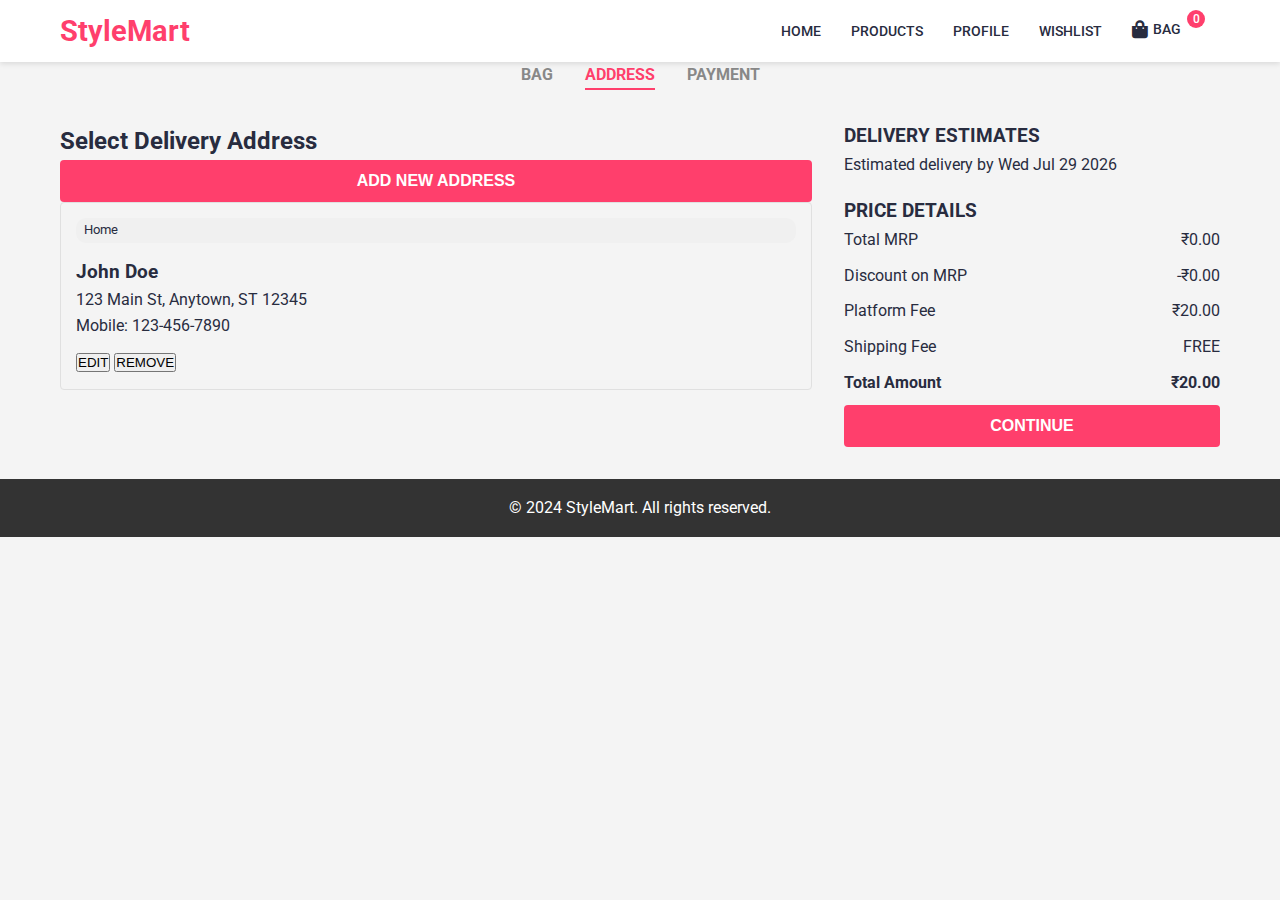
<file: E-Com/address.html>
<!DOCTYPE html>
<html lang="en">
<head>
    <meta charset="UTF-8">
    <meta name="viewport" content="width=device-width, initial-scale=1.0">
    <title>Select Address - StyleMart</title>
    <link rel="stylesheet" href="styles.css">
    <link rel="stylesheet" href="address.css">
    <link rel="stylesheet" href="https://cdnjs.cloudflare.com/ajax/libs/font-awesome/5.15.3/css/all.min.css">
</head>
<body>
    <header>
        <div class="container">
            <h1><a href="index.html">StyleMart</a></h1>
            <nav>
                <ul>
                    <li><a href="index.html">HOME</a></li>
                    <li><a href="index.html#products">PRODUCTS</a></li>
                    <li><a href="profile.html">PROFILE</a></li>
                    <li><a href="wishlist.html">WISHLIST</a></li>
                    <li>
                        <a href="cart.html" class="cart-icon">
                            <i class="fas fa-shopping-bag"></i>
                            BAG
                            <span id="cart-count">0</span>
                        </a>
                    </li>
                </ul>
            </nav>
        </div>
    </header>

    <main class="container">
        <div class="progress-bar">
            <span>BAG</span>
            <span class="active">ADDRESS</span>
            <span>PAYMENT</span>
        </div>
        <div class="address-container">
            <div class="address-list">
                <h2>Select Delivery Address</h2>
                <button id="add-new-address" class="btn-primary">ADD NEW ADDRESS</button>
                <div id="address-list">
                    <!-- Addresses will be dynamically added here -->
                </div>
            </div>
            <div class="order-summary">
                <h3>DELIVERY ESTIMATES</h3>
                <div class="delivery-estimate">
                    <p>Estimated delivery by <span id="delivery-date"></span></p>
                </div>
                <h3>PRICE DETAILS</h3>
                <div id="price-breakdown">
                    <div><span>Total MRP</span><span id="total-mrp">₹0.00</span></div>
                    <div><span>Discount on MRP</span><span id="discount-mrp">-₹0.00</span></div>
                    <div><span>Platform Fee</span><span id="platform-fee">₹20.00</span></div>
                    <div><span>Shipping Fee</span><span>FREE</span></div>
                    <div><strong>Total Amount</strong><strong id="total-amount">₹20.00</strong></div>
                </div>
                <button id="continue-to-payment" class="btn-primary">CONTINUE</button>
            </div>
        </div>
    </main>

    <footer>
        <div class="container">
            <p>&copy; 2024 StyleMart. All rights reserved.</p>
        </div>
    </footer>

    <div id="address-modal" class="modal">
        <div class="modal-content">
            <div class="modal-header">
                <h2>ADD NEW ADDRESS</h2>
                <span class="close">&times;</span>
            </div>
            <form id="new-address-form">
                <h3>CONTACT DETAILS</h3>
                <input type="text" id="new-name" placeholder="Name*" required>
                <input type="tel" id="new-phone" placeholder="Mobile No*" required>

                <h3>ADDRESS</h3>
                <input type="text" id="new-pincode" placeholder="Pin Code*" required>
                <textarea id="new-address" placeholder="Address (House No, Building, Street, Area)*" required></textarea>
                <input type="text" id="new-locality" placeholder="Locality / Town*" required>
                <div class="city-state">
                    <input type="text" id="new-city" placeholder="City / District*" required>
                    <input type="text" id="new-state" placeholder="State*" required>
                </div>

                <h3>SAVE ADDRESS AS</h3>
                <div class="address-type">
                    <button type="button" class="address-type-btn active" data-type="Home">Home</button>
                    <button type="button" class="address-type-btn" data-type="Work">Work</button>
                </div>

                <button type="submit" class="btn-primary">ADD ADDRESS</button>
            </form>
        </div>
    </div>

    <script src="script.js"></script>
    <script src="products.js"></script>
</body>
</html>
</file>
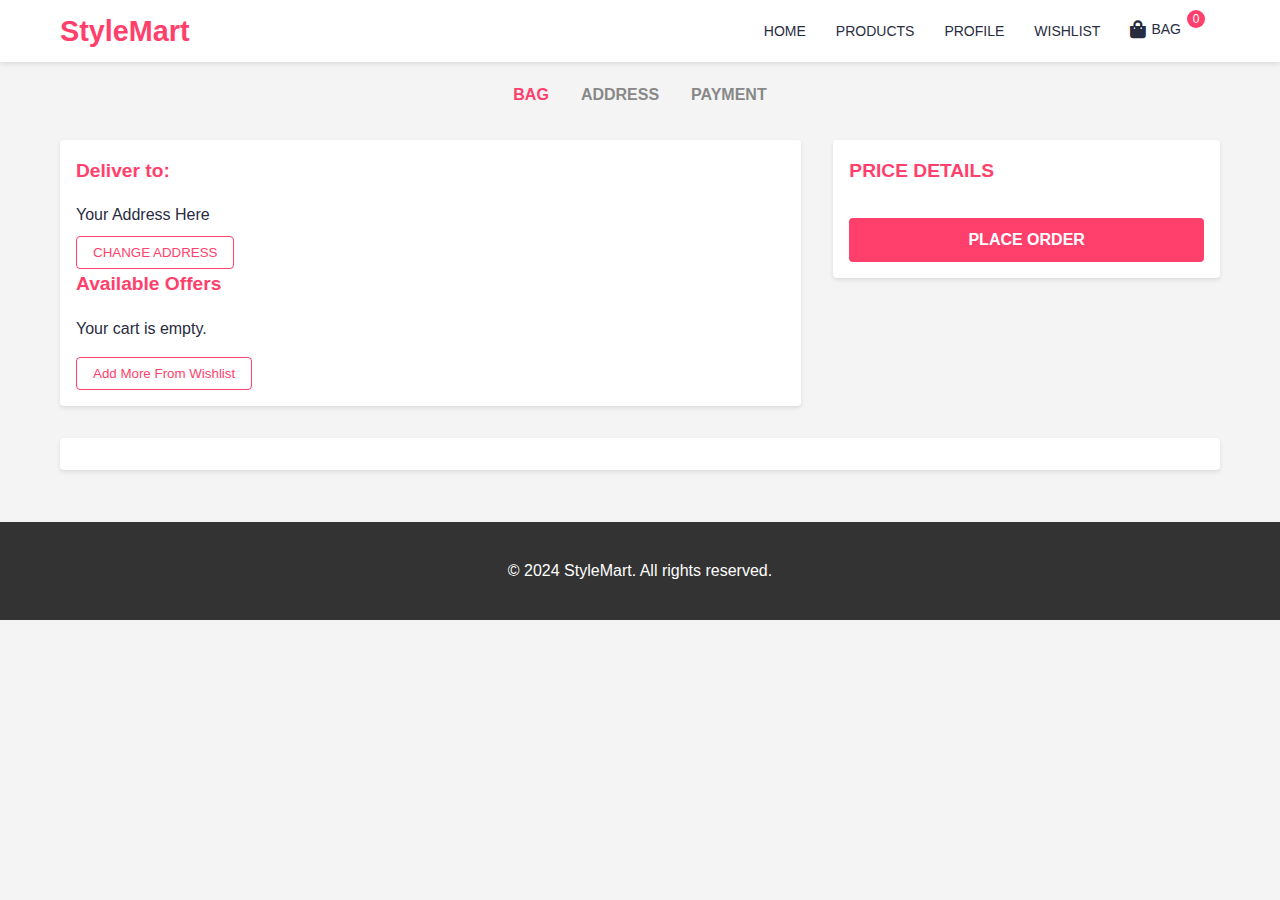
<file: E-Com/cart.html>
<!DOCTYPE html>
<html lang="en">
<head>
    <meta charset="UTF-8">
    <meta name="viewport" content="width=device-width, initial-scale=1.0">
    <title>Cart - StyleMart</title>
    <link rel="stylesheet" href="styles.css">
    <link rel="stylesheet" href="cart.css">
    <link rel="stylesheet" href="https://cdnjs.cloudflare.com/ajax/libs/font-awesome/5.15.3/css/all.min.css">
</head>
<body>
    <header>
        <div class="container">
            <h1><a href="index.html">StyleMart</a></h1>
            <nav>
                <ul>
                    <li><a href="index.html">HOME</a></li>
                    <li><a href="index.html#products">PRODUCTS</a></li>
                    <li><a href="profile.html">PROFILE</a></li>
                    <li><a href="wishlist.html">WISHLIST</a></li>
                    <li>
                        <a href="cart.html" class="cart-icon">
                            <i class="fas fa-shopping-bag"></i>
                            BAG
                            <span id="cart-count">0</span>
                        </a>
                    </li>
                </ul>
            </nav>
        </div>
    </header>
    <main class="container">
        <div class="progress-bar">
            <span class="active">BAG</span>
            <span>ADDRESS</span>
            <span>PAYMENT</span>
        </div>

        <section class="cart-section">
            <div class="cart-details">
                <h2>Deliver to:</h2>
                <p id="delivery-address">Your Address Here</p>
                <button id="change-address">CHANGE ADDRESS</button>

                <h2>Available Offers</h2>
                <ul id="available-offers">
                    <!-- Offers will be dynamically added here -->
                </ul>

                <div id="cart-items">
                    <!-- Cart items will be dynamically added here -->
                </div>

                <button id="add-from-wishlist">Add More From Wishlist</button>
            </div>

            <div class="price-summary">
                <h2>PRICE DETAILS</h2>
                <div id="price-breakdown">
                    <!-- Price breakdown will be dynamically added here -->
                </div>
                <button id="place-order">PLACE ORDER</button>
            </div>
        </section>

        <!-- Add this just before the closing </main> tag in cart.html -->
<section class="recommendations">
    <!-- Recommended products will be dynamically added here -->
</section>

    </main>

    <footer>
        <div class="container">
            <p>&copy; 2024 StyleMart. All rights reserved.</p>
        </div>
    </footer>

    <div id="notification" class="notification"></div>

    <script src="products.js"></script>
    <script src="script.js"></script>
</body>
</html>
</file>
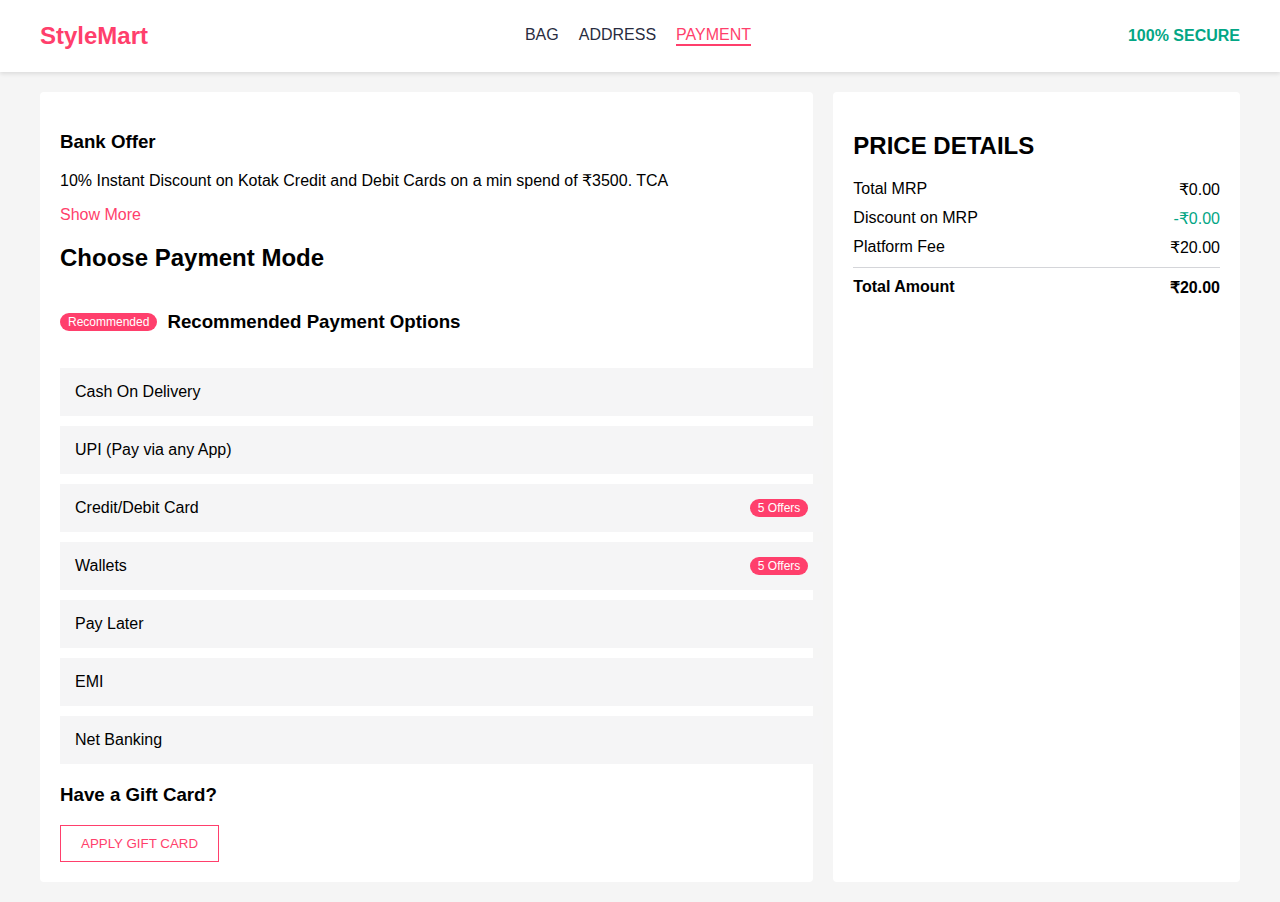
<file: E-Com/payment.html>
<!DOCTYPE html>
<html lang="en">
<head>
    <meta charset="UTF-8">
    <meta name="viewport" content="width=device-width, initial-scale=1.0">
    <title>Payment - StyleMart</title>
    <link rel="stylesheet" href="payment.css">
</head>
<body>
    <header>
        <nav>
            <div class="logo">StyleMart</div>
            <ul class="progress-bar">
                <li>BAG</li>
                <li>ADDRESS</li>
                <li class="active">PAYMENT</li>
            </ul>
            <div class="secure-badge">100% SECURE</div>
        </nav>
    </header>
    
    <main>
        <div class="payment-container">
            <div class="payment-options">
                <div class="bank-offer">
                    <h3>Bank Offer</h3>
                    <p>10% Instant Discount on Kotak Credit and Debit Cards on a min spend of ₹3500. TCA</p>
                    <a href="#" class="show-more">Show More</a>
                </div>
                
                <h2>Choose Payment Mode</h2>
                
                <div class="recommended">
                    <span class="recommended-label">Recommended</span>
                    <h3>Recommended Payment Options</h3>
                </div>
                
                <ul class="payment-methods">
                    <li class="payment-method">Cash On Delivery</li>
                    <li class="payment-method">UPI (Pay via any App)</li>
                    <li class="payment-method">Credit/Debit Card <span class="offer-tag">5 Offers</span></li>
                    <li class="payment-method">Wallets <span class="offer-tag">5 Offers</span></li>
                    <li class="payment-method">Pay Later</li>
                    <li class="payment-method">EMI</li>
                    <li class="payment-method">Net Banking</li>
                </ul>
                
                <div class="gift-card">
                    <h3>Have a Gift Card?</h3>
                    <button id="apply-gift-card">APPLY GIFT CARD</button>
                </div>
            </div>
            
            <div class="price-summary">
                <h2>PRICE DETAILS</h2>
                <div class="price-row">
                    <span>Total MRP</span>
                    <span id="total-mrp">₹0.00</span>
                </div>
                <div class="price-row">
                    <span>Discount on MRP</span>
                    <span id="discount-mrp" class="discount">-₹0.00</span>
                </div>
                <div class="price-row">
                    <span>Platform Fee</span>
                    <span id="platform-fee">₹0.00</span>
                </div>
                <div class="price-row total">
                    <span>Total Amount</span>
                    <span id="total-amount">₹0.00</span>
                </div>
            </div>
        </div>

        <!-- Payment Forms -->
        <div id="cash-on-delivery-form" class="payment-form" style="display:none;">
            <h3>Cash On Delivery</h3>
            <p>You will pay ₹404 in cash at the time of delivery.</p>
            <button onclick="confirmPayment('Cash On Delivery')">Place Order</button>
        </div>

        <div id="upi-form" class="payment-form" style="display:none;">
            <h3>UPI Payment</h3>
            <input type="text" placeholder="Enter UPI ID">
            <button onclick="confirmPayment('UPI')">Pay ₹404</button>
        </div>

        <div id="credit-debit-card-form" class="payment-form" style="display:none;">
            <h3>Credit/Debit Card Payment</h3>
            <input type="text" placeholder="Card Number">
            <input type="text" placeholder="MM/YY">
            <input type="text" placeholder="CVV">
            <button onclick="confirmPayment('Credit/Debit Card')">Pay ₹404</button>
        </div>
    </main>

    <div id="orderConfirmation" class="modal">
        <div class="modal-content">
            <h2>Order Placed Successfully!</h2>
            <p>Thank you for your purchase.</p>
            <button id="continueToHome">Continue Shopping</button>
        </div>
    </div>
    
    <script>
        console.log('Cart Details from localStorage:', JSON.parse(localStorage.getItem('cartDetails')));
    </script>
    
    <script src="payment.js"></script>
</body>
</html>
</file>
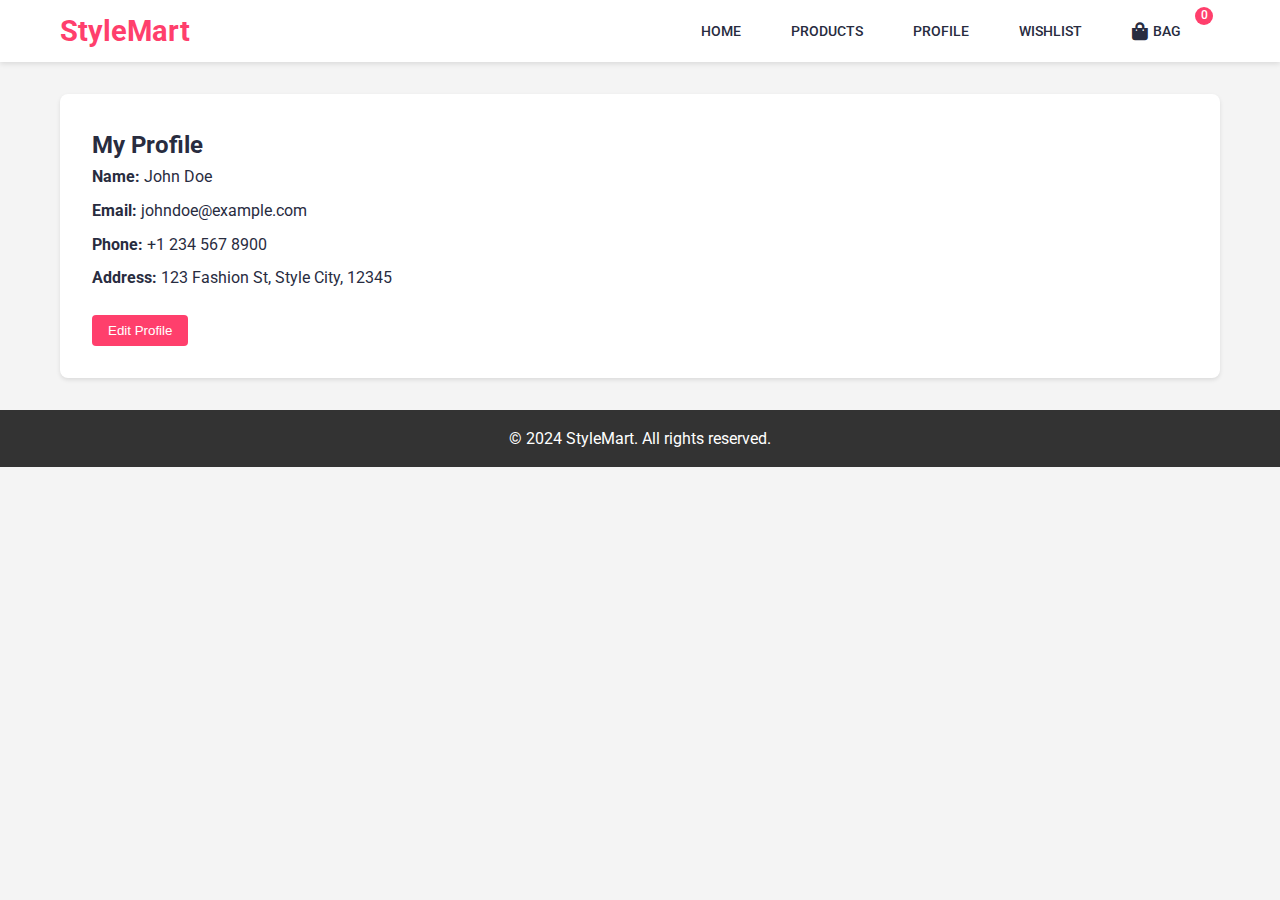
<file: E-Com/profile.html>
<!DOCTYPE html>
<html lang="en">
    <head>
        <meta charset="UTF-8">
        <meta name="viewport" content="width=device-width, initial-scale=1.0">
        <title>Profile - StyleMart</title>
        <link rel="stylesheet" href="styles.css">
        <link rel="stylesheet" href="profile.css">
        <link rel="stylesheet" href="https://cdnjs.cloudflare.com/ajax/libs/font-awesome/5.15.3/css/all.min.css">
    </head>
    
<body>
    <header>
        <div class="container">
            <h1><a href="index.html">StyleMart</a></h1>
            <nav>
                <ul>
                    <li><a href="index.html">HOME</a></li>
                    <li><a href="index.html#products">PRODUCTS</a></li>
                    <li><a href="profile.html">PROFILE</a></li>
                    <li><a href="wishlist.html">WISHLIST</a></li>
                    <li>
                        <a href="cart.html" class="cart-icon">
                            <i class="fas fa-shopping-bag"></i>
                            <span>BAG</span>
                            <span id="cart-count">0</span>
                        </a>
                    </li>
                    
                </ul>
            </nav>
        </div>
    </header>

    <main class="container">
        <section class="profile-section">
            <h2>My Profile</h2>
            <div id="profile-info">
                <!-- Profile information will be dynamically added here -->
            </div>
            <button id="edit-profile-btn">Edit Profile</button>
        </section>

        <section id="edit-profile-form" style="display: none;">
            <h2>Edit Profile</h2>
            <form id="profile-form">
                <input type="text" id="name" name="name" placeholder="Full Name" required>
                <input type="email" id="email" name="email" placeholder="Email" required>
                <input type="tel" id="phone" name="phone" placeholder="Phone Number">
                <input type="text" id="address" name="address" placeholder="Address">
                <button type="submit">Save Changes</button>
                <button type="button" id="cancel-edit">Cancel</button>
            </form>
        </section>
    </main>

    <footer>
        <div class="container">
            <p>&copy; 2024 StyleMart. All rights reserved.</p>
        </div>
    </footer>

    <div id="notification" class="notification"></div>

    <script src="products.js"></script>
    <script src="script.js"></script>
</body>
</html>
</file>
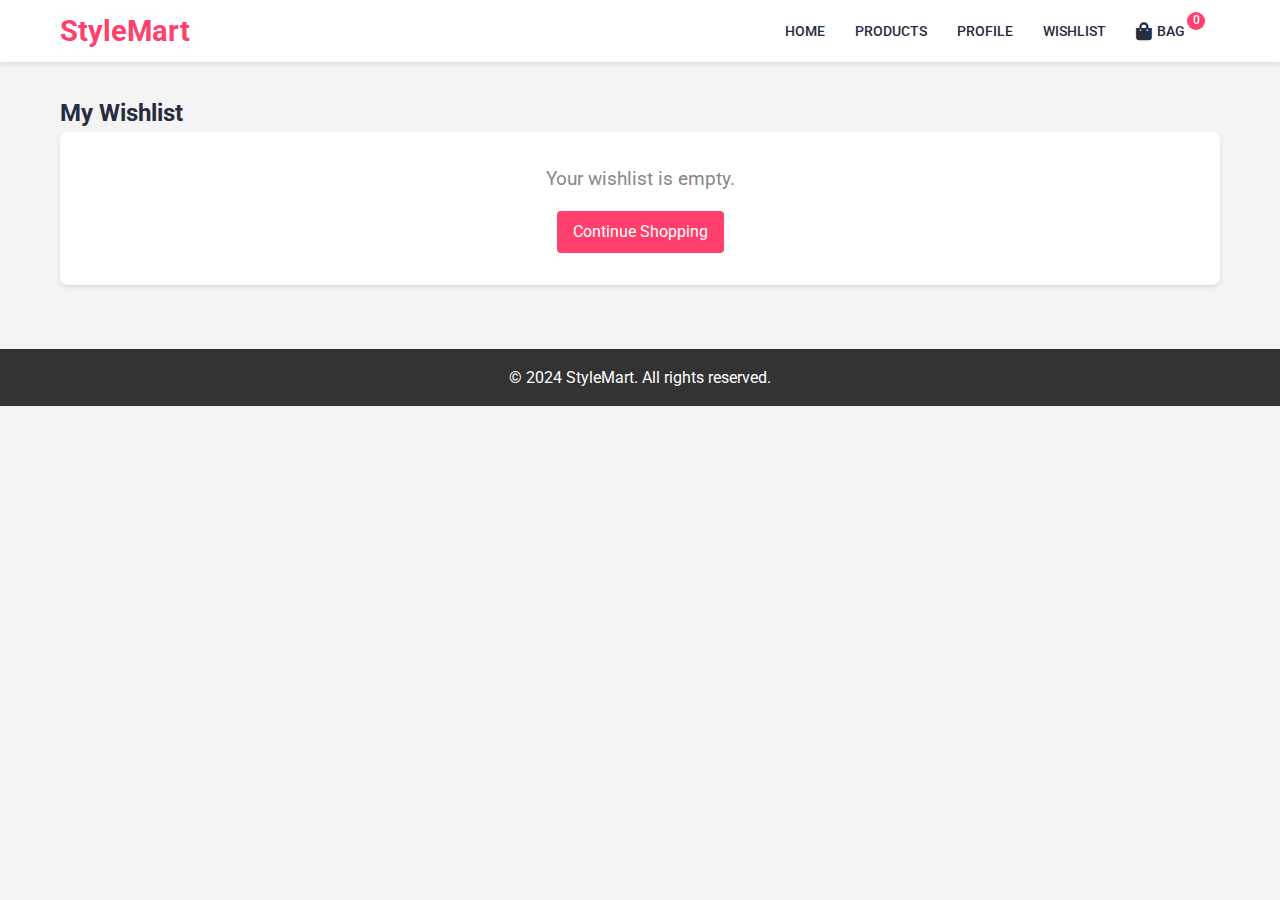
<file: E-Com/wishlist.html>
<!DOCTYPE html>
<html lang="en">
<head>
    <meta charset="UTF-8">
    <meta name="viewport" content="width=device-width, initial-scale=1.0">
    <title>Wishlist - StyleMart</title>
    <link rel="stylesheet" href="wishlist.css">
    <link rel="stylesheet" href="https://cdnjs.cloudflare.com/ajax/libs/font-awesome/5.15.3/css/all.min.css">
</head>
<body>
    <header>
        <div class="container">
            <h1><a href="index.html">StyleMart</a></h1>
            <nav>
                <ul>
                    <li><a href="index.html">HOME</a></li>
                    <li><a href="index.html#products">PRODUCTS</a></li>
                    <li><a href="profile.html">PROFILE</a></li>
                    <li><a href="wishlist.html">WISHLIST</a></li>
                    <li>
                        <a href="cart.html" class="cart-icon">
                            <i class="fas fa-shopping-bag"></i>
                            BAG
                            <span id="cart-count">0</span>
                        </a>
                    </li>
                </ul>
            </nav>
        </div>
    </header>

    <main class="container">
        <section class="wishlist-section">
            <h2>My Wishlist</h2>
            <div id="wishlist-items">
                <!-- Wishlist items will be dynamically added here -->
            </div>
        </section>
    </main>

    <footer>
        <div class="container">
            <p>&copy; 2024 StyleMart. All rights reserved.</p>
        </div>
    </footer>

    <div id="notification" class="notification"></div>

    <script src="products.js"></script>
    <script src="script.js"></script>
</body>
</html>
</file>
<file: E-Com/styles.css>
@import url('https://fonts.googleapis.com/css2?family=Roboto:wght@300;400;500;700&display=swap');

:root {
    --primary-color: #ff3f6c;
    --secondary-color: #3498db;
    --background-color: #f4f4f4;
    --text-color: #282c3f;
    --dropdown-bg: #f8f8f8;
    --dropdown-hover: #e8e8e8;
}

* {
    box-sizing: border-box;
    margin: 0;
    padding: 0;
}

body {
    font-family: 'Roboto', sans-serif;
    line-height: 1.6;
    color: var(--text-color);
    background-color: var(--background-color);
}

.container {
    max-width: 1200px;
    margin: 0 auto;
    padding: 0 20px;
}

header {
    background-color: #fff;
    box-shadow: 0 2px 5px rgba(0, 0, 0, 0.1);
    position: sticky;
    top: 0;
    z-index: 100;
}

header .container {
    display: flex;
    justify-content: space-between;
    align-items: center;
    padding: 0.5rem 20px;
    flex-wrap: nowrap;
}

h1 {
    font-size: 1.8rem;
}

h1 a {
    color: var(--primary-color);
    text-decoration: none;
}

nav ul {
    display: flex;
    list-style-type: none;
    margin: 0;
    padding: 0;
}

nav ul li {
    position: relative;
    margin: 0 15px;
}

nav ul li a {
    color: var(--text-color);
    text-decoration: none;
    font-weight: 500;
    text-transform: uppercase;
    font-size: 14px;
    white-space: nowrap;
}

.dropdown-content {
    display: none;
    position: absolute;
    background-color: var(--dropdown-bg);
    min-width: 160px;
    box-shadow: 0 8px 16px rgba(0,0,0,0.1);
    z-index: 1;
    top: 100%;
    left: 0;
    border-radius: 0 0 8px 8px;
    overflow: hidden;
    transition: all 0.3s ease;
}

.dropdown-content a {
    color: var(--text-color);
    padding: 12px 16px;
    text-decoration: none;
    display: block;
    font-size: 14px;
    transition: background-color 0.2s ease;
}

.dropdown-content a:hover {
    background-color: var(--dropdown-hover);
}

.dropdown:hover .dropdown-content {
    display: block;
}

.dropdown > a::after {
    content: '\25BC';
    font-size: 10px;
    margin-left: 5px;
}

.dropdown:hover > a::after {
    content: '\25B2';
}

.search-container {
    display: flex;
    align-items: center;
    max-width: 400px;
    width: 100%;
}

.search-container input {
    flex-grow: 1;
    padding: 8px 15px;
    border: 1px solid #f5f5f6;
    background-color: #f5f5f6;
    border-radius: 4px 0 0 4px;
    font-size: 14px;
    outline: none;
}

.search-container button {
    background-color: #f5f5f6;
    color: #282c3f;
    border: none;
    padding: 8px 15px;
    border-radius: 0 4px 4px 0;
    cursor: pointer;
}

.user-actions {
    display: flex;
    align-items: center;
}

.user-actions .icon-link {
    display: flex;
    flex-direction: column;
    align-items: center;
    margin-left: 1.5rem;
    text-decoration: none;
    color: var(--text-color);
    font-size: 0.8rem;
}

.user-actions .icon-link i {
    font-size: 1.2rem;
    margin-bottom: 0.2rem;
}

.cart-icon {
    position: relative;
}

#cart-count {
    position: absolute;
    top: -5px;
    right: -5px;
    background-color: var(--primary-color);
    color: #fff;
    font-size: 12px;
    width: 18px;
    height: 18px;
    border-radius: 50%;
    display: flex;
    justify-content: center;
    align-items: center;
}

#hero {
    background: linear-gradient(135deg, rgba(255, 63, 108, 0.7), rgba(52, 152, 219, 0.7)), url('img/fashion-image.jpg');
    background-size: cover;
    background-position: center;
    color: #fff;
    text-align: center;
    padding: 8rem 0;
    position: relative;
    overflow: hidden;
}

.hero-content {
    position: relative;
    z-index: 2;
    max-width: 800px;
    margin: 0 auto;
}

#hero h2 {
    font-size: 4rem;
    margin-bottom: 1rem;
    text-shadow: 2px 2px 4px rgba(0, 0, 0, 0.3);
}

#hero p {
    font-size: 1.3rem;
    margin-bottom: 2rem;
    text-shadow: 1px 1px 2px rgba(0, 0, 0, 0.2);
}

.cta-button, .secondary-button {
    display: inline-block;
    padding: 0.8rem 2rem;
    border-radius: 30px;
    text-decoration: none;
    font-weight: bold;
    transition: all 0.3s ease;
    margin: 0 0.5rem;
}

.cta-button {
    background-color: #fff;
    color: var(--primary-color);
    box-shadow: 0 4px 6px rgba(0, 0, 0, 0.1);
}

.cta-button:hover {
    background-color: var(--primary-color);
    color: #fff;
    transform: translateY(-3px);
    box-shadow: 0 6px 8px rgba(0, 0, 0, 0.2);
}

.secondary-button {
    background-color: transparent;
    color: #fff;
    border: 2px solid #fff;
}

.secondary-button:hover {
    background-color: rgba(255, 255, 255, 0.1);
    transform: translateY(-3px);
}



#products {
    padding: 4rem 0;
}

#products h2 {
    text-align: center;
    margin-bottom: 2rem;
}

.filter-container {
    display: flex;
    justify-content: center;
    gap: 1rem;
    margin-bottom: 2rem;
}

.filter-container select {
    padding: 0.5rem 1rem;
    border: 1px solid var(--primary-color);
    border-radius: 5px;
    background-color: white;
    color: var(--primary-color);
    font-size: 1rem;
    cursor: pointer;
    transition: all 0.3s ease;
}

.filter-container select:hover,
.filter-container select:focus {
    border-color: var(--secondary-color);
    box-shadow: 0 0 5px rgba(52, 152, 219, 0.3);
}

#product-list {
    display: grid;
    grid-template-columns: repeat(auto-fill, minmax(250px, 1fr));
    gap: 2rem;
}

.product {
    background-color: #fff;
    border-radius: 8px;
    overflow: hidden;
    box-shadow: 0 4px 6px rgba(0, 0, 0, 0.1);
    transition: all 0.3s ease;
}

.product:hover {
    transform: translateY(-5px);
    box-shadow: 0 6px 12px rgba(0, 0, 0, 0.15);
}

.product-image {
    height: 200px;
    overflow: hidden;
}

.product-image img {
    width: 100%;
    height: 100%;
    object-fit: cover;
}

.product-info {
    padding: 1rem;
}

.product-name {
    font-size: 1.1rem;
    font-weight: 600;
    margin-bottom: 0.5rem;
}

.product-price {
    font-size: 1.2rem;
    font-weight: 700;
    color: var(--primary-color);
    margin-bottom: 0.5rem;
}

.add-to-cart {
    width: 100%;
    padding: 0.5rem;
    background-color: var(--primary-color);
    color: #fff;
    border: none;
    border-radius: 4px;
    cursor: pointer;
    transition: background-color 0.3s ease;
}

.add-to-cart:hover {
    background-color: #e63b5e;
}

#about, #contact {
    padding: 4rem 0;
}

#contact-form {
    display: grid;
    gap: 1rem;
    max-width: 600px;
    margin: 0 auto;
}

#contact-form input,
#contact-form textarea {
    width: 100%;
    padding: 0.5rem;
    border: 1px solid #ddd;
    border-radius: 4px;
}

#contact-form button {
    background-color: var(--primary-color);
    color: #fff;
    border: none;
    padding: 0.5rem 1rem;
    border-radius: 4px;
    cursor: pointer;
    transition: background-color 0.3s ease;
}

#contact-form button:hover {
    background-color: #e63b5e;
}

footer {
    background-color: #333;
    color: #fff;
    text-align: center;
    padding: 1rem 0;
    margin-top: 2rem;
}

.notification {
    position: fixed;
    bottom: 20px;
    right: 20px;
    background-color: var(--secondary-color);
    color: #fff;
    padding: 10px 20px;
    border-radius: 4px;
    opacity: 0;
    transition: opacity 0.3s ease;
}

.notification.show {
    opacity: 1;
}


/* About Us Section */
#about {
    background-color: #f9f9f9;
    padding: 4rem 0;
}

.about-content {
    display: flex;
    align-items: center;
    gap: 2rem;
}

.about-image {
    width: 40%;
    border-radius: 8px;
    box-shadow: 0 4px 8px rgba(0, 0, 0, 0.1);
}

.about-text {
    flex: 1;
}

.about-text p {
    margin-bottom: 1rem;
    line-height: 1.6;
}

/* Contact Us Section */
#contact {
    padding: 4rem 0;
}

.contact-content {
    display: flex;
    gap: 2rem;
}

#contact-form {
    flex: 1;
    display: grid;
    gap: 1rem;
}

#contact-form input,
#contact-form textarea {
    width: 100%;
    padding: 0.8rem;
    border: 1px solid #ddd;
    border-radius: 4px;
    font-size: 1rem;
}

#contact-form textarea {
    height: 150px;
}

#contact-form button {
    background-color: var(--primary-color);
    color: #fff;
    border: none;
    padding: 0.8rem 1rem;
    border-radius: 4px;
    cursor: pointer;
    transition: background-color 0.3s ease;
    font-size: 1rem;
    font-weight: bold;
}

#contact-form button:hover {
    background-color: #e63b5e;
}

.contact-info {
    flex: 1;
    background-color: #f9f9f9;
    padding: 2rem;
    border-radius: 8px;
}

.contact-info h3 {
    margin-bottom: 1rem;
    color: var(--primary-color);
}

.contact-info p {
    margin-bottom: 0.5rem;
    display: flex;
    align-items: center;
}

.contact-info i {
    margin-right: 0.5rem;
    color: var(--primary-color);
}

/* Responsive Design */
@media (max-width: 768px) {
    .about-content,
    .contact-content {
        flex-direction: column;
    }

    .about-image {
        width: 100%;
        margin-bottom: 1rem;
    }
}



.add-to-cart,
.add-to-wishlist {
    width: 100%;
    padding: 0.5rem;
    border: none;
    border-radius: 4px;
    cursor: pointer;
    transition: background-color 0.3s ease, transform 0.2s ease;
    font-weight: 600;
    margin-bottom: 0.5rem;
}

.add-to-cart {
    background-color: var(--primary-color);
    color: #fff;
}

.add-to-cart:hover {
    background-color: #e63b5e;
}

.add-to-wishlist {
    background-color: #fff;
    color: var(--primary-color);
    border: 1px solid var(--primary-color);
}

.add-to-wishlist:hover {
    background-color: #fff5f7;
    transform: translateY(-2px);
}

.product-rating {
    color: #f39c12;
    margin-bottom: 0.5rem;
}



.profile-section {
    background-color: #fff;
    border-radius: 8px;
    padding: 2rem;
    margin-top: 2rem;
    box-shadow: 0 2px 4px rgba(0, 0, 0, 0.1);
}

#profile-info p {
    margin-bottom: 0.5rem;
}

#edit-profile-btn, #profile-form button {
    background-color: var(--primary-color);
    color: #fff;
    border: none;
    padding: 0.5rem 1rem;
    border-radius: 4px;
    cursor: pointer;
    transition: background-color 0.3s ease;
    margin-top: 1rem;
}

#edit-profile-btn:hover, #profile-form button:hover {
    background-color: #e63b5e;
}

#edit-profile-form {
    background-color: #fff;
    border-radius: 8px;
    padding: 2rem;
    margin-top: 2rem;
    box-shadow: 0 2px 4px rgba(0, 0, 0, 0.1);
}

#profile-form {
    display: grid;
    gap: 1rem;
}

#profile-form input {
    width: 100%;
    padding: 0.5rem;
    border: 1px solid #ddd;
    border-radius: 4px;
}

#cancel-edit {
    background-color: #ccc;
}

#cancel-edit:hover {
    background-color: #bbb;
}






/* Add this to your styles.css file */

.cart-icon {
    display: flex;
    align-items: center;
    position: relative;
    padding-right: 24px; /* Increased padding to accommodate the cart count */
}

.cart-icon i {
    font-size: 18px;
    margin-right: 5px;
}

#cart-count {
    position: absolute;
    top: -8px;
    right: 0;
    background-color: var(--primary-color);
    color: #fff;
    font-size: 12px;
    width: 18px;
    height: 18px;
    border-radius: 50%;
    display: flex;
    justify-content: center;
    align-items: center;
}
</file>
<file: E-Com/address.css>
.progress-bar {
    display: flex;
    justify-content: center;
    margin-bottom: 2rem;
}

.progress-bar span {
    margin: 0 1rem;
    color: #888;
    font-weight: bold;
}

.progress-bar span.active {
    color: var(--primary-color);
    border-bottom: 2px solid var(--primary-color);
}

.address-container {
    display: flex;
    gap: 2rem;
}

.address-list {
    flex: 2;
}

.order-summary {
    flex: 1;
}

.btn-primary {
    background-color: #ff3f6c;
    color: white;
    border: none;
    padding: 10px 20px;
    border-radius: 4px;
    cursor: pointer;
}

.address-item {
    border: 1px solid #e0e0e0;
    padding: 15px;
    margin-bottom: 15px;
    border-radius: 4px;
}

.address-type {
    display: inline-block;
    padding: 2px 8px;
    background-color: #f0f0f0;
    border-radius: 10px;
    font-size: 0.8em;
    margin-bottom: 5px;
}

.address-actions {
    margin-top: 10px;
}

.delivery-estimate {
    display: flex;
    align-items: center;
    margin-bottom: 20px;
}

.delivery-estimate img {
    width: 50px;
    height: 50px;
    object-fit: cover;
    margin-right: 10px;
}

#price-breakdown div {
    display: flex;
    justify-content: space-between;
    margin-bottom: 10px;
}

.modal {
    display: none;
    position: fixed;
    z-index: 1000;
    left: 0;
    top: 0;
    width: 100%;
    height: 100%;
    background-color: rgba(0,0,0,0.4);
}

.modal-content {
    background-color: #fefefe;
    margin: 5% auto;
    padding: 20px;
    border: 1px solid #888;
    width: 90%;
    max-width: 500px;
    border-radius: 4px;
}

.modal-header {
    display: flex;
    justify-content: space-between;
    align-items: center;
    margin-bottom: 20px;
}

.close {
    color: #aaa;
    font-size: 28px;
    font-weight: bold;
    cursor: pointer;
}

.close:hover,
.close:focus {
    color: #000;
    text-decoration: none;
    cursor: pointer;
}

#new-address-form input,
#new-address-form textarea {
    width: 100%;
    padding: 10px;
    margin-bottom: 15px;
    border: 1px solid #ddd;
    border-radius: 4px;
}

.city-state {
    display: flex;
    gap: 10px;
}

.city-state input {
    flex: 1;
}

.address-type {
    display: flex;
    gap: 10px;
    margin-bottom: 15px;
}

.address-type-btn {
    padding: 10px 20px;
    border: 1px solid #ddd;
    background-color: #fff;
    cursor: pointer;
}

.address-type-btn.active {
    background-color: #ff3f6c;
    color: #fff;
    border-color: #ff3f6c;
}

.btn-primary {
    background-color: #ff3f6c;
    color: #fff;
    border: none;
    padding: 12px 20px;
    width: 100%;
    cursor: pointer;
    font-size: 16px;
    font-weight: bold;
    border-radius: 4px;
}
</file>
<file: E-Com/cart.css>
/* cart.css */

:root {
    --primary-color: #ff3f6c;
    --secondary-color: #3498db;
    --background-color: #f4f4f4;
    --text-color: #282c3f;
}

body {
    font-family: 'Arial', sans-serif;
    background-color: var(--background-color);
    color: var(--text-color);
}

.container {
    max-width: 1200px;
    margin: 0 auto;
    padding: 20px;
}

.progress-bar {
    display: flex;
    justify-content: center;
    margin-bottom: 2rem;
}

.progress-bar span {
    margin: 0 1rem;
    color: #888;
    font-weight: bold;
}

.progress-bar span.active {
    color: var(--primary-color);
}

.cart-section {
    display: flex;
    gap: 2rem;
}

.cart-details {
    flex: 2;
    background-color: #fff;
    padding: 1rem;
    border-radius: 4px;
    box-shadow: 0 2px 4px rgba(0, 0, 0, 0.1);
}

.price-summary {
    flex: 1;
    background-color: #fff;
    padding: 1rem;
    border-radius: 4px;
    box-shadow: 0 2px 4px rgba(0, 0, 0, 0.1);
    align-self: flex-start;
}

h2 {
    font-size: 1.2rem;
    margin-bottom: 1rem;
    color: var(--primary-color);
}

#delivery-address {
    margin-bottom: 0.5rem;
}

#change-address {
    background-color: transparent;
    color: var(--primary-color);
    border: 1px solid var(--primary-color);
    padding: 0.5rem 1rem;
    border-radius: 4px;
    cursor: pointer;
    transition: background-color 0.3s, color 0.3s;
}

#change-address:hover {
    background-color: var(--primary-color);
    color: #fff;
}

#available-offers {
    list-style-type: none;
    padding-left: 0;
}

#available-offers li {
    margin-bottom: 0.5rem;
    font-size: 0.9rem;
}

.cart-item {
    display: flex;
    align-items: center;
    padding: 1rem 0;
    border-bottom: 1px solid #e0e0e0;
}

.cart-item:last-child {
    border-bottom: none;
}

.cart-item img {
    width: 100px;
    height: 100px;
    object-fit: cover;
    margin-right: 1rem;
}

.item-details {
    flex-grow: 1;
}

.item-details h3 {
    font-size: 1rem;
    margin-bottom: 0.5rem;
}

.item-details p {
    font-size: 0.9rem;
    margin-bottom: 0.3rem;
}

.item-actions {
    display: flex;
    flex-direction: column;
    gap: 0.5rem;
}

.item-actions button {
    background-color: transparent;
    color: var(--text-color);
    border: 1px solid #e0e0e0;
    padding: 0.3rem 0.5rem;
    border-radius: 4px;
    cursor: pointer;
    transition: background-color 0.3s, color 0.3s;
}

.item-actions button:hover {
    background-color: #e0e0e0;
}

#add-from-wishlist {
    background-color: transparent;
    color: var(--primary-color);
    border: 1px solid var(--primary-color);
    padding: 0.5rem 1rem;
    border-radius: 4px;
    cursor: pointer;
    margin-top: 1rem;
    transition: background-color 0.3s, color 0.3s;
}

#add-from-wishlist:hover {
    background-color: var(--primary-color);
    color: #fff;
}

#price-breakdown div {
    display: flex;
    justify-content: space-between;
    margin-bottom: 0.5rem;
    font-size: 0.9rem;
}

#price-breakdown .total {
    border-top: 1px solid #e0e0e0;
    padding-top: 0.5rem;
    margin-top: 0.5rem;
    font-weight: bold;
}

#place-order {
    background-color: var(--primary-color);
    color: white;
    border: none;
    padding: 0.8rem 1rem;
    border-radius: 4px;
    cursor: pointer;
    margin-top: 1rem;
    width: 100%;
    font-size: 1rem;
    font-weight: bold;
    transition: background-color 0.3s;
}

#place-order:hover {
    background-color: #e63b5e;
}

.recommendations {
    margin-top: 2rem;
}

#recommended-products {
    display: flex;
    overflow-x: auto;
    gap: 1rem;
    padding: 1rem 0;
}

.recommended-product {
    flex: 0 0 200px;
    background-color: #fff;
    border-radius: 4px;
    padding: 1rem;
    text-align: center;
    box-shadow: 0 2px 4px rgba(0, 0, 0, 0.1);
}

.recommended-product img {
    width: 100%;
    height: 150px;
    object-fit: cover;
    margin-bottom: 1rem;
}

.recommended-product h4 {
    font-size: 0.9rem;
    margin-bottom: 0.5rem;
}

.recommended-product p {
    font-weight: bold;
    color: var(--primary-color);
    margin-bottom: 0.5rem;
}

.recommended-product button {
    background-color: var(--primary-color);
    color: white;
    border: none;
    padding: 0.5rem 1rem;
    border-radius: 4px;
    cursor: pointer;
    font-size: 0.8rem;
    transition: background-color 0.3s;
}

.recommended-product button:hover {
    background-color: #e63b5e;
}

@media (max-width: 768px) {
    .cart-section {
        flex-direction: column;
    }
    
    .price-summary {
        width: 100%;
    }
}

/* Add these styles to your cart.css file */

.recommendations {
    margin-top: 2rem;
    background-color: #fff;
    padding: 1rem;
    border-radius: 4px;
    box-shadow: 0 2px 4px rgba(0, 0, 0, 0.1);
}

.recommendations h2 {
    color: var(--primary-color);
    font-size: 1.2rem;
    margin-bottom: 1rem;
}

.recommended-products {
    display: flex;
    overflow-x: auto;
    gap: 1rem;
    padding-bottom: 1rem;
}

.recommended-product {
    flex: 0 0 200px;
    background-color: #fff;
    border: 1px solid #e0e0e0;
    border-radius: 4px;
    padding: 1rem;
    text-align: center;
}

.recommended-product img {
    width: 100%;
    height: 150px;
    object-fit: cover;
    margin-bottom: 0.5rem;
}

.recommended-product h4 {
    font-size: 0.9rem;
    margin-bottom: 0.5rem;
}

.recommended-product p {
    font-weight: bold;
    color: var(--primary-color);
    margin-bottom: 0.5rem;
}

.recommended-product button {
    background-color: var(--primary-color);
    color: white;
    border: none;
    padding: 0.5rem 1rem;
    border-radius: 4px;
    cursor: pointer;
    font-size: 0.8rem;
    transition: background-color 0.3s;
}

.recommended-product button:hover {
    background-color: #e63b5e;
}
</file>
<file: E-Com/payment.css>
body {
    font-family: Arial, sans-serif;
    margin: 0;
    padding: 0;
    background-color: #f5f5f5;
}

header {
    background-color: #fff;
    padding: 10px 0;
    box-shadow: 0 2px 4px rgba(0,0,0,0.1);
}

nav {
    display: flex;
    justify-content: space-between;
    align-items: center;
    max-width: 1200px;
    margin: 0 auto;
    padding: 0 20px;
}

.logo {
    font-size: 24px;
    font-weight: bold;
    color: #ff3f6c;
}

.progress-bar {
    display: flex;
    list-style-type: none;
    padding: 0;
}

.progress-bar li {
    margin: 0 10px;
    color: #282c3f;
}

.progress-bar li.active {
    color: #ff3f6c;
    border-bottom: 2px solid #ff3f6c;
}

.secure-badge {
    color: #03a685;
    font-weight: bold;
}

main {
    max-width: 1200px;
    margin: 20px auto;
    padding: 0 20px;
}

.payment-container {
    display: flex;
    gap: 20px;
}

.payment-options {
    flex: 2;
    background-color: #fff;
    padding: 20px;
    border-radius: 4px;
}

.bank-offer {
    margin-bottom: 20px;
}

.show-more {
    color: #ff3f6c;
    text-decoration: none;
}

.recommended {
    display: flex;
    align-items: center;
    margin-bottom: 10px;
}

.recommended-label {
    background-color: #ff3f6c;
    color: #fff;
    padding: 2px 8px;
    border-radius: 12px;
    font-size: 12px;
    margin-right: 10px;
}

.payment-methods {
    list-style-type: none;
    padding: 0;
}

.payment-method {
    width: 100%;
    padding: 15px;
    margin-bottom: 10px;
    background-color: #f5f5f6;
    border: none;
    text-align: left;
    cursor: pointer;
    display: flex;
    justify-content: space-between;
    align-items: center;
}

.offer-tag {
    background-color: #ff3f6c;
    color: #fff;
    padding: 2px 8px;
    border-radius: 12px;
    font-size: 12px;
}

.gift-card {
    margin-top: 20px;
}

#apply-gift-card {
    background-color: transparent;
    border: 1px solid #ff3f6c;
    color: #ff3f6c;
    padding: 10px 20px;
    cursor: pointer;
}

.price-summary {
    flex: 1;
    background-color: #fff;
    padding: 20px;
    border-radius: 4px;
}

.price-row {
    display: flex;
    justify-content: space-between;
    margin-bottom: 10px;
}

.discount {
    color: #03a685;
}

.free {
    color: #03a685;
}

.know-more {
    color: #ff3f6c;
    text-decoration: none;
    font-size: 12px;
}

.total {
    font-weight: bold;
    border-top: 1px solid #d4d5d9;
    padding-top: 10px;
}

.payment-form {
    background-color: #fff;
    padding: 20px;
    border-radius: 4px;
    margin-top: 20px;
}

.payment-form input {
    width: 100%;
    padding: 10px;
    margin-bottom: 10px;
    border: 1px solid #d4d5d9;
    border-radius: 4px;
}

.payment-form button {
    background-color: #ff3f6c;
    color: #fff;
    border: none;
    padding: 10px 20px;
    border-radius: 4px;
    cursor: pointer;
}

.modal {
    display: none;
    position: fixed;
    z-index: 1000;
    left: 0;
    top: 0;
    width: 100%;
    height: 100%;
    background-color: rgba(0,0,0,0.5);
    overflow: auto;
    display: flex;
    align-items: center;
    justify-content: center;
}

.modal-content {
    background-color: #fefefe;
    padding: 20px;
    border: 1px solid #888;
    width: 80%;
    max-width: 500px;
    border-radius: 4px;
    text-align: center;
}

#continueToHome {
    background-color: #ff3f6c;
    color: white;
    border: none;
    padding: 12px 20px;
    width: 100%;
    cursor: pointer;
    font-size: 16px;
    font-weight: bold;
    border-radius: 4px;
    margin-top: 20px;
}
</file>
<file: E-Com/profile.css>
/* profile.css */

.profile-section {
    background-color: #fff;
    border-radius: 8px;
    padding: 2rem;
    margin-top: 2rem;
    box-shadow: 0 2px 4px rgba(0, 0, 0, 0.1);
}

#profile-info p {
    margin-bottom: 0.5rem;
}

#edit-profile-btn, #profile-form button {
    background-color: var(--primary-color);
    color: #fff;
    border: none;
    padding: 0.5rem 1rem;
    border-radius: 4px;
    cursor: pointer;
    transition: background-color 0.3s ease;
    margin-top: 1rem;
}

#edit-profile-btn:hover, #profile-form button:hover {
    background-color: #e63b5e;
}

#edit-profile-form {
    background-color: #fff;
    border-radius: 8px;
    padding: 2rem;
    margin-top: 2rem;
    box-shadow: 0 2px 4px rgba(0, 0, 0, 0.1);
}

#profile-form {
    display: grid;
    gap: 1rem;
}

#profile-form input {
    width: 100%;
    padding: 0.5rem;
    border: 1px solid #ddd;
    border-radius: 4px;
}

#cancel-edit {
    background-color: #ccc;
}

#cancel-edit:hover {
    background-color: #bbb;
}
/* Styles for the bag button */
.cart-icon {
    display: flex;
    align-items: center;
    text-decoration: none;
    color: var(--text-color);
    position: relative;
}

.cart-icon i {
    font-size: 18px;
    margin-right: 5px;
}

.cart-icon span {
    font-size: 14px;
}

#cart-count {
    position: absolute;
    top: -8px;
    right: -8px;
    background-color: var(--primary-color);
    color: #fff;
    font-size: 12px;
    width: 18px;
    height: 18px;
    border-radius: 50%;
    display: flex;
    justify-content: center;
    align-items: center;
}

/* Ensure consistent styling with other nav items */
nav ul li {
    display: flex;
    align-items: center;
}

nav ul li a {
    padding: 5px 10px;
    transition: color 0.3s ease;
}

nav ul li a:hover {
    color: var(--primary-color);
}
</file>
<file: E-Com/wishlist.css>
/* wishlist.css */

@import url('https://fonts.googleapis.com/css2?family=Roboto:wght@300;400;500;700&display=swap');

:root {
    --primary-color: #ff3f6c;
    --secondary-color: #3498db;
    --background-color: #f4f4f4;
    --text-color: #282c3f;
}

* {
    box-sizing: border-box;
    margin: 0;
    padding: 0;
}

body {
    font-family: 'Roboto', sans-serif;
    line-height: 1.6;
    color: var(--text-color);
    background-color: var(--background-color);
}

.container {
    max-width: 1200px;
    margin: 0 auto;
    padding: 0 20px;
}

/* Header Styles */
header {
    background-color: #fff;
    box-shadow: 0 2px 5px rgba(0, 0, 0, 0.1);
    position: sticky;
    top: 0;
    z-index: 100;
}

header .container {
    display: flex;
    justify-content: space-between;
    align-items: center;
    padding: 0.5rem 20px;
}

h1 {
    font-size: 1.8rem;
}

h1 a {
    color: var(--primary-color);
    text-decoration: none;
}

nav ul {
    display: flex;
    list-style-type: none;
    margin: 0;
    padding: 0;
    align-items: center;
}

nav ul li {
    margin: 0 15px;
}

nav ul li a {
    color: var(--text-color);
    text-decoration: none;
    font-weight: 500;
    text-transform: uppercase;
    font-size: 14px;
    transition: color 0.3s ease;
    display: flex;
    align-items: center;
}

nav ul li a:hover {
    color: var(--primary-color);
}

.cart-icon {
    display: flex;
    align-items: center;
    position: relative;
    padding-right: 20px;
}

.cart-icon i {
    font-size: 18px;
    margin-right: 5px;
}

#cart-count {
    position: absolute;
    top: -8px;
    right: 0;
    background-color: var(--primary-color);
    color: #fff;
    font-size: 12px;
    width: 18px;
    height: 18px;
    border-radius: 50%;
    display: flex;
    justify-content: center;
    align-items: center;
}

/* Wishlist Styles */
.wishlist-section {
    padding: 2rem 0;
}

.wishlist-header {
    margin-bottom: 2rem;
}

.wishlist-header h2 {
    font-size: 2rem;
    color: var(--primary-color);
}

.wishlist-items {
    display: flex;
    flex-direction: column;
    gap: 1rem;
}

.wishlist-item {
    display: flex;
    background-color: #fff;
    border-radius: 8px;
    box-shadow: 0 2px 4px rgba(0, 0, 0, 0.1);
    overflow: hidden;
    margin-bottom: 1rem;
}

.wishlist-item-image {
    width: 120px;
    height: 120px;
    object-fit: cover;
}

.wishlist-item-info {
    flex: 1;
    padding: 1rem;
    display: flex;
    justify-content: space-between;
    align-items: center;
}

.wishlist-item-details {
    flex: 1;
}

.wishlist-item-name {
    font-size: 1.1rem;
    font-weight: bold;
    margin-bottom: 0.25rem;
}

.wishlist-item-price {
    color: var(--primary-color);
    font-weight: bold;
    margin-bottom: .5rem;
}

.wishlist-item-actions {
    display: flex;
    align-items: center;
}

.move-to-bag,
.remove-from-wishlist {
    padding: 0.5rem 1rem;
    border: none;
    border-radius: 4px;
    cursor: pointer;
    transition: background-color 0.3s ease, color 0.3s ease;
    font-weight: bold;
    font-size: 0.9rem;
}

.move-to-bag {
    background-color: var(--primary-color);
    color: #fff;
    margin-right: 0.5rem;
}

.move-to-bag:hover {
    background-color: #e63b5e;
}

.remove-from-wishlist {
    background-color: #f1f1f1;
    color: var(--text-color);
}

.remove-from-wishlist:hover {
    background-color: #e1e1e1;
}

.empty-wishlist {
    text-align: center;
    padding: 2rem;
    background-color: #fff;
    border-radius: 8px;
    box-shadow: 0 2px 4px rgba(0, 0, 0, 0.1);
}

.empty-wishlist p {
    font-size: 1.2rem;
    color: #888;
    margin-bottom: 1rem;
}

.empty-wishlist a {
    display: inline-block;
    padding: 0.5rem 1rem;
    background-color: var(--primary-color);
    color: #fff;
    text-decoration: none;
    border-radius: 4px;
    transition: background-color 0.3s ease;
}

.empty-wishlist a:hover {
    background-color: #e63b5e;
}

/* Footer Styles */
footer {
    background-color: #333;
    color: #fff;
    text-align: center;
    padding: 1rem 0;
    margin-top: 2rem;
}

/* Responsive Design */
@media (max-width: 768px) {
    header .container {
        flex-direction: column;
        align-items: flex-start;
    }

    nav ul {
        flex-direction: column;
        width: 100%;
    }

    nav ul li {
        margin: 10px 0;
    }

    .wishlist-item {
        flex-direction: column;
    }

    .wishlist-item-image {
        width: 100%;
        height: auto;
    }
}

@media (max-width: 480px) {
    .wishlist-item-actions {
        flex-direction: column;
        gap: 0.5rem;
    }

    .move-to-bag,
    .remove-from-wishlist {
        width: 100%;
    }
}
</file>
